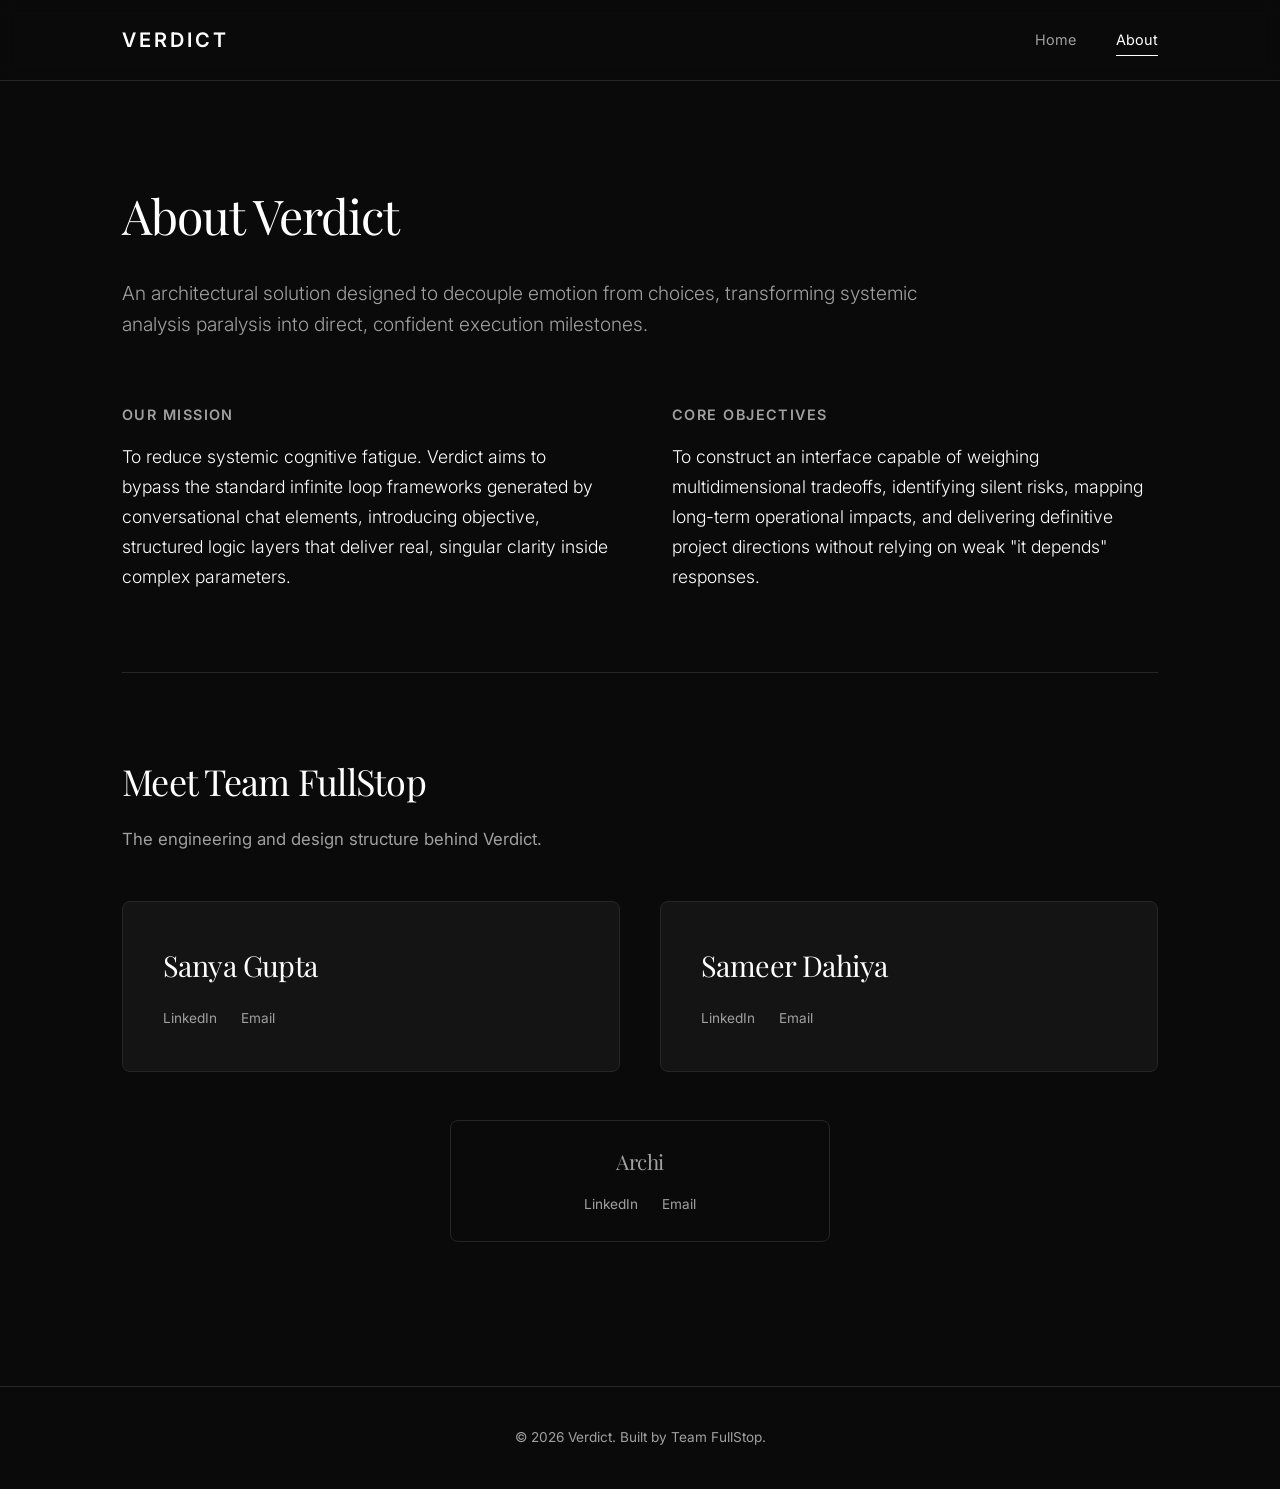
<file: Frontend/about.html>
<!DOCTYPE html>
<html lang="en">
<head>
    <meta charset="UTF-8">
    <meta name="viewport" content="width=device-width, initial-scale=1.0">
    <title>About Verdict — Empowering Strategic Clarity</title>
    <!-- Premium Google Fonts: Inter and Playfair Display -->
    <link rel="preconnect" href="https://fonts.googleapis.com">
    <link rel="preconnect" href="https://fonts.gstatic.com" crossorigin>
    <link href="https://fonts.googleapis.com/css2?family=Inter:wght@300;400;500;600&family=Playfair+Display:ital,wght@0,400;0,600;1,400&display=swap" rel="stylesheet">
    <!-- Main Stylesheet -->
    <link rel="stylesheet" href="css/style.css">
    
    <style>
        .about-section {
            padding: 6rem 2rem 4rem 2rem;
            max-width: var(--max-width);
            margin: 0 auto;
        }
        .about-header {
            margin-bottom: 4rem;
        }
        .about-title {
            font-size: 3rem;
            margin-bottom: 1.5rem;
        }
        .about-lead {
            font-size: 1.2rem;
            color: var(--text-secondary);
            font-weight: 300;
            max-width: 800px;
        }
        .grid-two-col {
            display: grid;
            grid-template-columns: 1fr 1fr;
            gap: 4rem;
            margin-bottom: 5rem;
        }
        .content-block h3 {
            font-family: var(--font-sans);
            font-size: 0.9rem;
            text-transform: uppercase;
            letter-spacing: 0.1em;
            color: var(--text-secondary);
            margin-bottom: 1rem;
            font-weight: 600;
        }
        .content-block p {
            color: var(--text-primary);
            font-size: 1.1rem;
            font-weight: 300;
            line-height: 1.7;
        }
        
        /* New Team Layout Styles */
        .team-section {
            border-top: 1px solid var(--border-color);
            padding: 5rem 0;
        }
        
        /* Primary Tier: Sanya and Sameer */
        .team-tier-primary {
            display: grid;
            grid-template-columns: repeat(2, 1fr);
            gap: 2.5rem;
            margin-top: 3rem;
        }
        .primary-card {
            background-color: var(--bg-secondary);
            border: 1px solid var(--border-color);
            border-radius: 8px;
            padding: 2.5rem;
            transition: var(--transition-smooth);
        }
        .primary-card:hover {
            border-color: #444444;
        }
        .primary-name {
            font-size: 1.8rem;
            margin-bottom: 1.25rem;
            color: var(--text-primary);
        }
        
        /* Secondary Tier: Archi (Centered below) */
        .team-tier-secondary {
            display: flex;
            justify-content: center;
            margin-top: 3rem;
        }
        .secondary-card {
            background-color: transparent;
            border: 1px solid var(--border-color);
            border-radius: 8px;
            padding: 1.5rem 2.5rem;
            width: 100%;
            max-width: 380px;
            text-align: center;
            transition: var(--transition-smooth);
        }
        .secondary-card:hover {
            border-color: #333333;
        }
        .secondary-name {
            font-size: 1.3rem;
            margin-bottom: 1rem;
            color: var(--text-secondary);
        }
        .secondary-card:hover .secondary-name {
            color: var(--text-primary);
        }
        
        /* Interactive Profile Links */
        .member-links {
            display: flex;
            gap: 1.5rem;
        }
        .team-tier-secondary .member-links {
            justify-content: center;
        }
        .member-link {
            font-size: 0.85rem;
            color: var(--text-secondary);
            border-bottom: 1px solid transparent;
        }
        .member-link:hover {
            color: var(--text-primary);
            border-bottom-color: var(--text-primary);
        }
        
        @media (max-width: 900px) {
            .grid-two-col, .team-tier-primary {
                grid-template-columns: 1fr;
                gap: 2.5rem;
            }
        }
    </style>
</head>
<body>

    <!-- Navigation Header -->
    <header class="site-header">
        <div class="header-container">
            <a href="index.html" class="logo">VERDICT</a>
            <nav class="main-nav">
                <a href="index.html" class="nav-link">Home</a>
                <a href="about.html" class="nav-link active">About</a>
            </nav>
        </div>
    </header>

    <!-- Main Content Area -->
    <main class="about-section">
        
        <!-- Header Section -->
        <div class="about-header">
            <h1 class="about-title">About Verdict</h1>
            <p class="about-lead">An architectural solution designed to decouple emotion from choices, transforming systemic analysis paralysis into direct, confident execution milestones.</p>
        </div>

        <!-- Mission & Objectives Grid -->
        <div class="grid-two-col">
            <div class="content-block">
                <h3>Our Mission</h3>
                <p>To reduce systemic cognitive fatigue. Verdict aims to bypass the standard infinite loop frameworks generated by conversational chat elements, introducing objective, structured logic layers that deliver real, singular clarity inside complex parameters.</p>
            </div>
            <div class="content-block">
                <h3>Core Objectives</h3>
                <p>To construct an interface capable of weighing multidimensional tradeoffs, identifying silent risks, mapping long-term operational impacts, and delivering definitive project directions without relying on weak "it depends" responses.</p>
            </div>
        </div>

        <!-- Team Section -->
        <section class="team-section">
            <h2 class="section-title" style="text-align: left;">Meet Team FullStop</h2>
            <p class="section-subtitle" style="text-align: left; margin: 0.5rem 0 0 0;">The engineering and design structure behind Verdict.</p>
            
            <!-- Tier 1: Prominent Leaders (Sanya & Sameer) -->
            <div class="team-tier-primary">
                <!-- Sanya Gupta -->
                <div class="primary-card">
                    <h3 class="primary-name">Sanya Gupta</h3>
                    <div class="member-links">
                        <a href="https://www.linkedin.com/in/sanyagupta2508/" target="_blank" class="member-link">LinkedIn</a>
                        <a href="mailto:sanyagupta2508@gmail.com" class="member-link">Email</a>
                    </div>
                </div>

                <!-- Sameer Dahiya -->
                <div class="primary-card">
                    <h3 class="primary-name">Sameer Dahiya</h3>
                    <div class="member-links">
                        <a href="https://www.linkedin.com/in/sameerdahiya13/" target="_blank" class="member-link">LinkedIn</a>
                        <a href="mailto:sam0dahiya13@gmail.com" class="member-link">Email</a>
                    </div>
                </div>
            </div>

            <!-- Tier 2: Subordinate Lower Placement (Archi) -->
            <div class="team-tier-secondary">
                <div class="secondary-card">
                    <h3 class="secondary-name">Archi</h3>
                    <div class="member-links">
                        <a href="https://www.linkedin.com/in/archi-gondia-13b346319/" target="_blank" class="member-link">LinkedIn</a>
                        <a href="mailto:archi4073@gmail.com" class="member-link">Email</a>
                    </div>
                </div>
            </div>
        </section>

    </main>

    <!-- Site Footer -->
    <footer class="site-footer">
        <div class="footer-container">
            <p class="footer-copy">&copy; 2026 Verdict. Built by Team FullStop.</p>
        </div>
    </footer>

</body>
</html>
</file>
<file: Frontend/css/style.css>
/* ==========================================================================
   1. VARIABLES & RESET (DARK MODE INVERTED)
   ========================================================================== */
:root {
    --bg-primary: #0a0a0a;       /* Deep charcoal/black background */
    --bg-secondary: #141414;     /* Slightly lighter grey for cards/sections */
    --text-primary: #ffffff;     /* Pure white for prominent headings */
    --text-secondary: #a0a0a0;   /* Muted grey for subtext and descriptions */
    --border-color: #262626;     /* Subtle border line dividing sections */
    --accent-focus: #ffffff;     /* High-contrast focus states */
    
    --font-sans: 'Inter', -apple-system, BlinkMacSystemFont, "Segoe UI", Roboto, sans-serif;
    --font-serif: 'Playfair Display', Georgia, serif;
    
    --transition-smooth: all 0.3s ease;
    --max-width: 1100px;
}

* {
    box-sizing: border-box;
    margin: 0;
    padding: 0;
}

html {
    scroll-behavior: smooth;
    background-color: var(--bg-primary);
    color: var(--text-primary);
    font-family: var(--font-sans);
    -webkit-font-smoothing: antialiased;
    line-height: 1.6;
}

body {
    display: flex;
    flex-direction: column;
    min-height: 100vh;
    background-color: var(--bg-primary);
}

/* ==========================================================================
   2. GLOBAL TYPOGRAPHY & ELEMENTS
   ========================================================================== */
h1, h2, h3 {
    font-family: var(--font-serif);
    font-weight: 400;
    color: var(--text-primary);
    letter-spacing: -0.02em;
}

a {
    color: inherit;
    text-decoration: none;
    transition: var(--transition-smooth);
}

/* ==========================================================================
   3. SITE HEADER & NAVIGATION
   ========================================================================== */
.site-header {
    border-bottom: 1px solid var(--border-color);
    position: sticky;
    top: 0;
    background-color: rgba(10, 10, 10, 0.8);
    backdrop-filter: blur(8px);
    z-index: 100;
}

.header-container {
    max-width: var(--max-width);
    margin: 0 auto;
    padding: 1.5rem 2rem;
    display: flex;
    justify-content: space-between;
    align-items: center;
}

.logo {
    font-family: var(--font-sans);
    font-weight: 600;
    font-size: 1.25rem;
    letter-spacing: 0.15em;
    color: var(--text-primary);
}

.main-nav {
    display: flex;
    gap: 2.5rem;
}

.nav-link {
    font-size: 0.9rem;
    font-weight: 400;
    color: var(--text-secondary);
    position: relative;
    padding: 0.25rem 0;
}

.nav-link:hover, .nav-link.active {
    color: var(--text-primary);
}

.nav-link.active::after {
    content: '';
    position: absolute;
    bottom: 0;
    left: 0;
    width: 100%;
    height: 1px;
    background-color: var(--text-primary);
}

/* ==========================================================================
   4. HERO SECTION
   ========================================================================== */
.hero-section {
    padding: 6rem 2rem 3rem 2rem;
    background-color: var(--bg-primary);
}

.hero-container {
    max-width: var(--max-width);
    margin: 0 auto;
    text-align: center;
}

.hero-title {
    font-size: 3.5rem;
    line-height: 1.15;
    margin-bottom: 1.5rem;
    color: var(--text-primary);
}

.hero-tagline {
    font-family: var(--font-sans);
    font-size: 1.15rem;
    color: var(--text-secondary);
    font-weight: 300;
}

/* ==========================================================================
   5. AI INTERFACE & CONTAINER CARDS
   ========================================================================== */
.assistant-section {
    padding: 2rem 2rem 5rem 2rem;
}

.assistant-container {
    max-width: 760px;
    margin: 0 auto;
}

.decision-card, .decision-output-card {
    background-color: var(--bg-secondary);
    border: 1px solid var(--border-color);
    border-radius: 12px;
    padding: 2.5rem;
    box-shadow: 0 4px 24px rgba(0, 0, 0, 0.4);
    transition: var(--transition-smooth);
}

.decision-card:focus-within {
    border-color: var(--text-secondary);
    box-shadow: 0 4px 32px rgba(0, 0, 0, 0.6);
}

.input-label {
    display: block;
    font-size: 0.95rem;
    font-weight: 500;
    margin-bottom: 1rem;
    color: var(--text-secondary);
}

textarea {
    width: 100%;
    font-family: var(--font-sans);
    font-size: 1.05rem;
    border: 1px solid var(--border-color);
    border-radius: 8px;
    padding: 1.25rem;
    resize: vertical;
    outline: none;
    transition: var(--transition-smooth);
    background-color: var(--bg-primary);
    color: var(--text-primary);
    line-height: 1.5;
}

textarea:focus {
    border-color: #444444;
}

.form-actions {
    margin-top: 1.5rem;
    display: flex;
    justify-content: flex-end;
}

/* Buttons */
.btn-primary, .btn-secondary {
    font-family: var(--font-sans);
    font-size: 0.9rem;
    font-weight: 500;
    padding: 0.75rem 1.75rem;
    border-radius: 6px;
    cursor: pointer;
    transition: var(--transition-smooth);
    outline: none;
}

.btn-primary {
    background-color: var(--text-primary);
    color: var(--bg-primary);
    border: 1px solid var(--text-primary);
}

.btn-primary:hover {
    background-color: #e5e5e5;
    border-color: #e5e5e5;
}

.btn-secondary {
    background-color: transparent;
    color: var(--text-secondary);
    border: 1px solid var(--border-color);
}

.btn-secondary:hover {
    color: var(--text-primary);
    border-color: var(--text-primary);
}

/* Output Wrapper States */
.output-header {
    display: flex;
    justify-content: space-between;
    align-items: center;
    border-bottom: 1px solid var(--border-color);
    padding-bottom: 1.25rem;
    margin-bottom: 2rem;
}

.badge {
    font-size: 0.75rem;
    text-transform: uppercase;
    letter-spacing: 0.1em;
    font-weight: 600;
    background-color: var(--bg-primary);
    color: var(--text-secondary);
    padding: 0.35rem 0.75rem;
    border-radius: 4px;
    border: 1px solid var(--border-color);
}

.hidden {
    display: none !important;
}

/* ==========================================================================
   6. HOW IT WORKS / FEATURES SECTION
   ========================================================================== */
.features-section {
    background-color: var(--bg-secondary);
    padding: 6rem 2rem;
    border-top: 1px solid var(--border-color);
}

.features-container {
    max-width: var(--max-width);
    margin: 0 auto;
}

.section-title {
    font-size: 2.25rem;
    text-align: center;
    margin-bottom: 1rem;
    color: var(--text-primary);
}

.section-subtitle {
    max-width: 600px;
    margin: 0 auto 4rem auto;
    text-align: center;
    color: var(--text-secondary);
    font-size: 1.05rem;
}

.steps-grid {
    display: grid;
    grid-template-columns: repeat(3, 1fr);
    gap: 3rem;
}

.step-card {
    background: transparent;
}

.step-number {
    font-family: var(--font-sans);
    font-size: 0.85rem;
    font-weight: 600;
    color: var(--text-secondary);
    display: block;
    margin-bottom: 1rem;
    position: relative;
}

.step-number::after {
    content: '';
    display: inline-block;
    width: 24px;
    height: 1px;
    background-color: var(--border-color);
    margin-left: 0.75rem;
    vertical-align: middle;
}

.step-title {
    font-size: 1.35rem;
    margin-bottom: 0.75rem;
    color: var(--text-primary);
}

.step-description {
    color: var(--text-secondary);
    font-size: 0.95rem;
    line-height: 1.6;
}

/* ==========================================================================
   7. SITE FOOTER
   ========================================================================== */
.site-footer {
    margin-top: auto;
    border-top: 1px solid var(--border-color);
    background-color: var(--bg-primary);
}

.footer-container {
    max-width: var(--max-width);
    margin: 0 auto;
    padding: 2.5rem 2rem;
    text-align: center;
}

.footer-copy {
    font-size: 0.85rem;
    color: var(--text-secondary);
}

/* ==========================================================================
   8. RESPONSIVE MEDIA QUERIES
   ========================================================================== */
@media (max-width: 900px) {
    .hero-title {
        font-size: 2.75rem;
    }
    .steps-grid {
        grid-template-columns: 1fr;
        gap: 2.5rem;
    }
    .features-section {
        padding: 4rem 2rem;
    }
}

@media (max-width: 600px) {
    .hero-title {
        font-size: 2.25rem;
    }
    .header-container {
        padding: 1.25rem 1.5rem;
    }
    .main-nav {
        gap: 1.5rem;
    }
    .decision-card, .decision-output-card {
        padding: 1.75rem;
    }
}
/* ==========================================
   VERDICT STREAMING & OUTPUT COMPONENT STYLES
   ========================================== */

/* Output Card Container Setup */
.decision-output-card {
    background: #0f0f11;
    border: 1px solid #222226;
    border-radius: 12px;
    padding: 2.5rem;
    margin-top: 2rem;
    box-shadow: 0 20px 40px rgba(0, 0, 0, 0.4);
    transition: all 0.3s ease-in-out;
}

.decision-output-card.hidden {
    display: none;
}

/* Header & Badges inside Output Card */
.output-header {
    display: flex;
    justify-content: space-between;
    align-items: center;
    margin-bottom: 2rem;
    padding-bottom: 1rem;
    border-bottom: 1px solid #1a1a1e;
}

.badge {
    background: rgba(255, 255, 255, 0.05);
    color: #a1a1aa;
    border: 1px solid #27272a;
    padding: 0.35rem 0.85rem;
    border-radius: 20px;
    font-size: 0.75rem;
    letter-spacing: 0.05em;
    text-transform: uppercase;
    font-weight: 500;
}

/* Main Analytical Output Typography */
.markdown-body {
    font-family: 'Inter', sans-serif;
    color: #d4d4d8;
    line-height: 1.75;
    font-size: 1rem;
}

/* Dynamic Section Block Titles (Regex target) */
.section-block-title {
    font-family: 'Playfair Display', serif;
    font-size: 1.25rem;
    font-weight: 600;
    color: #ffffff;
    margin-top: 2.25rem;
    margin-bottom: 0.75rem;
    letter-spacing: -0.01em;
    display: flex;
    align-items: center;
    gap: 0.5rem;
}

.section-block-title:first-child {
    margin-top: 0;
}

/* Custom Bullet Accent */
.bullet-accent {
    color: #e11d48; /* Red accent dot */
    font-size: 1.2rem;
    font-weight: bold;
    display: inline-block;
    margin-right: 0.25rem;
}

/* System Loader Pulse Effect */
.system-loader {
    color: #71717a;
    font-size: 0.95rem;
    font-style: italic;
    display: flex;
    align-items: center;
    gap: 0.5rem;
    animation: pulse 1.5s infinite ease-in-out;
}

@keyframes pulse {
    0%, 100% { opacity: 0.4; }
    50% { opacity: 1; }
}

/* Error Container */
.error-box {
    background: rgba(225, 29, 72, 0.05);
    border: 1px solid rgba(225, 29, 72, 0.2);
    padding: 1.25rem;
    border-radius: 8px;
    color: #fda4af;
}

.error-title {
    font-weight: 600;
    display: block;
    margin-bottom: 0.25rem;
}
</file>
